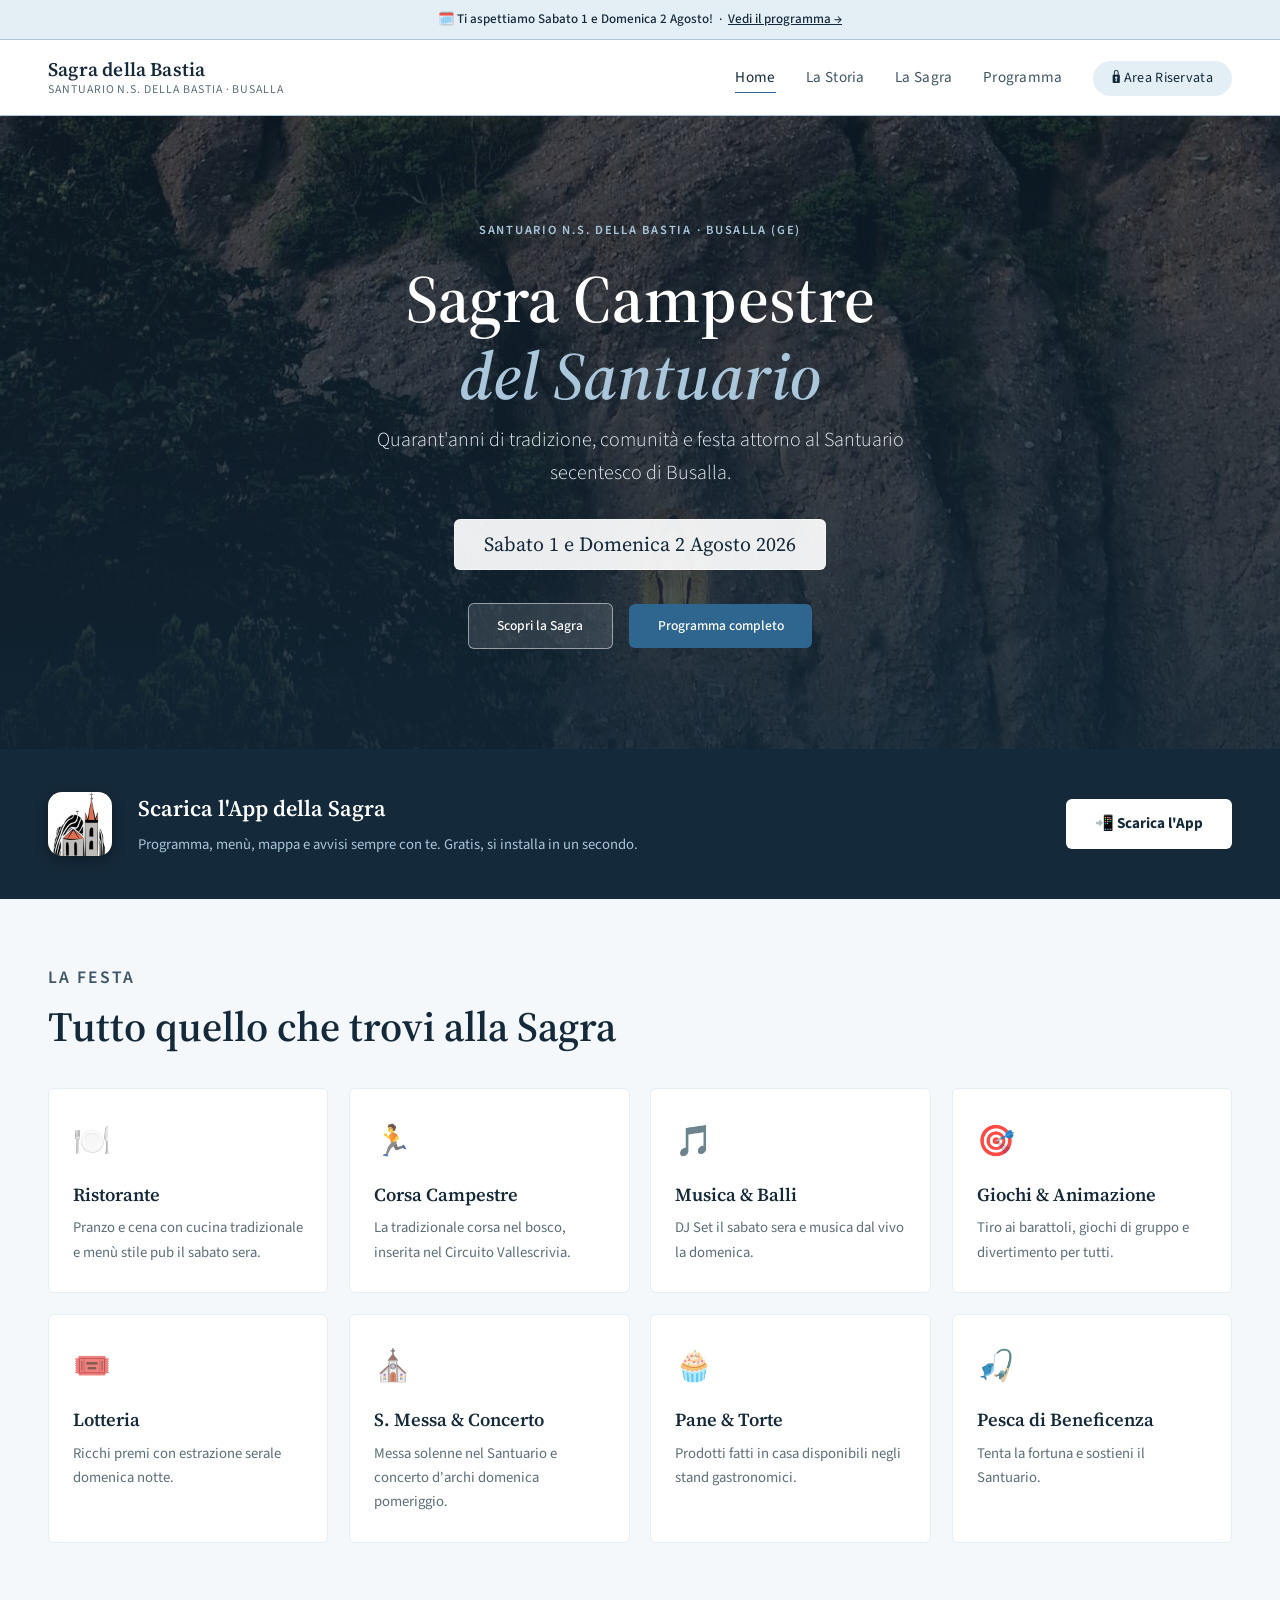
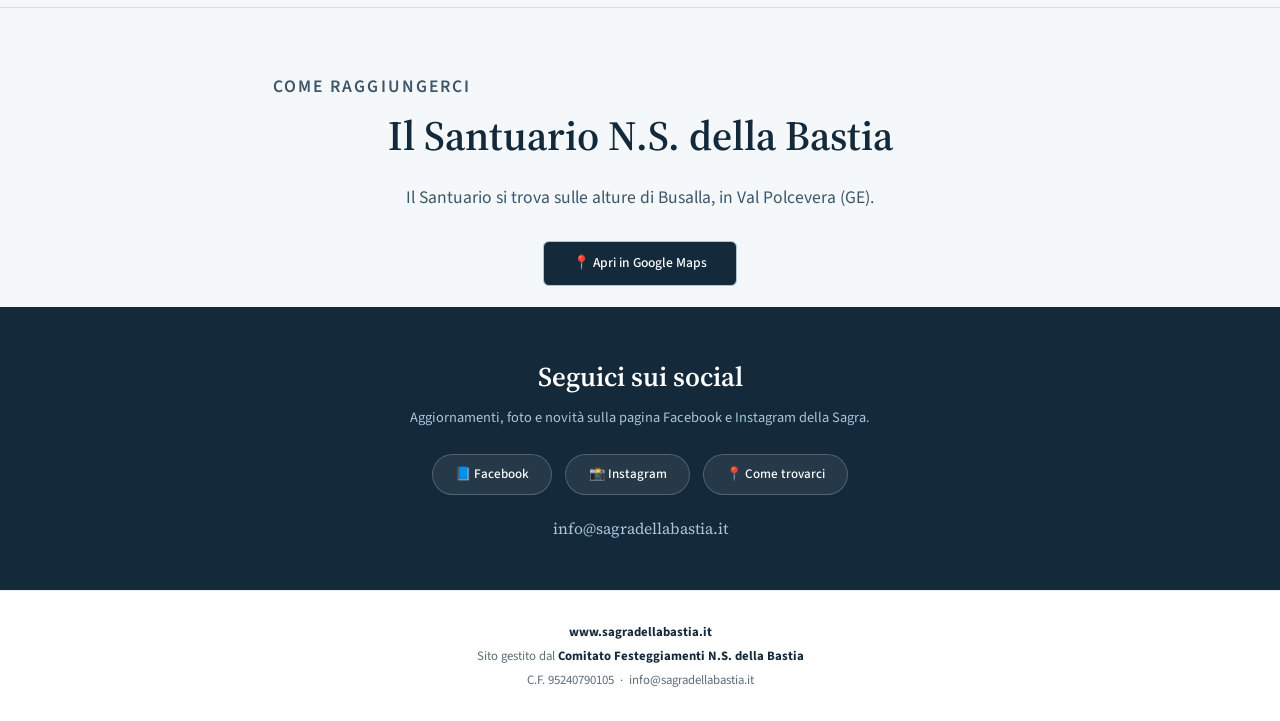
<file: index.html>
<!DOCTYPE html>
<html lang="it">
<head>
  <meta charset="UTF-8">
  <meta name="viewport" content="width=device-width, initial-scale=1">
  <title>Sagra della Bastia – Santuario N.S. della Bastia, Busalla</title>
  <meta name="description" content="La Sagra Campestre del Santuario N.S. della Bastia a Busalla. Ristorante, musica, tradizione e comunità ogni anno ad agosto.">
  <link rel="stylesheet" href="css/style.css">
</head>
<body>

<div class="banner"><span data-banner></span> &nbsp;·&nbsp; <a href="programma.html" style="text-decoration:underline">Vedi il programma →</a></div>

<nav class="nav">
  <div class="nav-inner">
    <div class="nav-brand">
      Sagra della Bastia
      <small>Santuario N.S. della Bastia · Busalla</small>
    </div>
    <button class="nav-burger" id="nav-burger" aria-label="Menu"><span></span><span></span><span></span></button>
    <ul class="nav-links" id="nav-links">
      <li><a href="index.html" class="active">Home</a></li>
      <li><a href="la-storia.html">La Storia</a></li>
      <li><a href="la-sagra.html">La Sagra</a></li>
      <li><a href="programma.html">Programma</a></li>
      <li><a href="https://app.sagradellabastia.it" target="_blank" rel="noopener" class="nav-ar">🔒 Area Riservata</a></li>
    </ul>
  </div>
</nav>

<section class="hero" id="hero-section">
  <div class="hero-overlay"></div>
  <div class="hero-content">
    <p class="hero-eyebrow">Santuario N.S. della Bastia · Busalla (GE)</p>
    <h1>Sagra Campestre<br><em>del Santuario</em></h1>
    <p class="hero-sub">Quarant'anni di tradizione, comunità e festa attorno al Santuario secentesco di Busalla.</p>
    <div class="hero-date"><span data-date></span></div>
    <br>
    <a href="la-sagra.html" class="hero-cta">Scopri la Sagra</a>
    <a href="programma.html" class="hero-cta">Programma completo</a>
  </div>
</section>

<section class="app-cta-section">
  <div class="app-cta-inner">
    <div class="app-cta-icon"><img src="img/icons/icon-192.png" alt="Icona app"></div>
    <div class="app-cta-text">
      <h2>Scarica l'App della Sagra</h2>
      <p>Programma, menù, mappa e avvisi sempre con te. Gratis, si installa in un secondo.</p>
    </div>
    <a href="app.html" class="app-cta-button">📲 Scarica l'App</a>
  </div>
</section>

<section class="section">
  <p class="section-eyebrow">La festa</p>
  <h2>Tutto quello che trovi alla Sagra</h2>
  <div class="feature-grid">
    <div class="feature-item"><div class="icon">🍽️</div><h3>Ristorante</h3><p>Pranzo e cena con cucina tradizionale e menù stile pub il sabato sera.</p></div>
    <div class="feature-item"><div class="icon">🏃</div><h3>Corsa Campestre</h3><p>La tradizionale corsa nel bosco, inserita nel Circuito Vallescrivia.</p></div>
    <div class="feature-item"><div class="icon">🎵</div><h3>Musica & Balli</h3><p>DJ Set il sabato sera e musica dal vivo la domenica.</p></div>
    <div class="feature-item"><div class="icon">🎯</div><h3>Giochi & Animazione</h3><p>Tiro ai barattoli, giochi di gruppo e divertimento per tutti.</p></div>
    <div class="feature-item"><div class="icon">🎟️</div><h3>Lotteria</h3><p>Ricchi premi con estrazione serale domenica notte.</p></div>
    <div class="feature-item"><div class="icon">⛪</div><h3>S. Messa & Concerto</h3><p>Messa solenne nel Santuario e concerto d'archi domenica pomeriggio.</p></div>
    <div class="feature-item"><div class="icon">🧁</div><h3>Pane & Torte</h3><p>Prodotti fatti in casa disponibili negli stand gastronomici.</p></div>
    <div class="feature-item"><div class="icon">🎣</div><h3>Pesca di Beneficenza</h3><p>Tenta la fortuna e sostieni il Santuario.</p></div>
  </div>
</section>

<hr class="section-divider">

<section class="section" style="text-align:center; padding-bottom:1rem;">
  <p class="section-eyebrow">Come raggiungerci</p>
  <h2>Il Santuario N.S. della Bastia</h2>
  <p style="margin:0 auto 1.5rem;">Il Santuario si trova sulle alture di Busalla, in Val Polcevera (GE).</p>
  <a href="https://maps.app.goo.gl/FMzY1yf6WZCRxytD9" target="_blank" rel="noopener" class="hero-cta" style="display:inline-block;background:var(--azzurro-d);color:var(--bianco);">📍 Apri in Google Maps</a>
</section>

<div class="contact-band">
  <h2>Seguici sui social</h2>
  <p>Aggiornamenti, foto e novità sulla pagina Facebook e Instagram della Sagra.</p>
  <div class="social-row">
    <a href="https://www.facebook.com/SagradellaBastia/" target="_blank" rel="noopener" class="social-btn fb">📘 Facebook</a>
    <a href="https://www.instagram.com/sagradellabastia" target="_blank" rel="noopener" class="social-btn ig">📸 Instagram</a>
    <a href="https://maps.app.goo.gl/FMzY1yf6WZCRxytD9" target="_blank" rel="noopener" class="social-btn maps">📍 Come trovarci</a>
  </div>
  <div class="contact-email">info@sagradellabastia.it</div>
</div>

<footer class="footer">
  <strong>www.sagradellabastia.it</strong><br>
  Sito gestito dal <strong>Comitato Festeggiamenti N.S. della Bastia</strong><br>
  C.F. 95240790105 &nbsp;·&nbsp; <a href="mailto:info@sagradellabastia.it">info@sagradellabastia.it</a>
</footer>

<script src="js/bastia.js"></script>
<script>
window.bastiaInit = function(d) {
  if (d.foto && d.foto.hero_home) {
    const hero = document.getElementById('hero-section');
    const test = new Image();
    test.onload = () => {
      hero.style.backgroundImage = `url('${d.foto.hero_home}')`;
      hero.classList.add('has-photo');
    };
    test.onerror = () => {};
    test.src = d.foto.hero_home;
  }
};
</script>
<script>
document.getElementById('nav-burger').addEventListener('click', () => {
  document.getElementById('nav-links').classList.toggle('open');
});
</script>
</body>
</html>
</file>
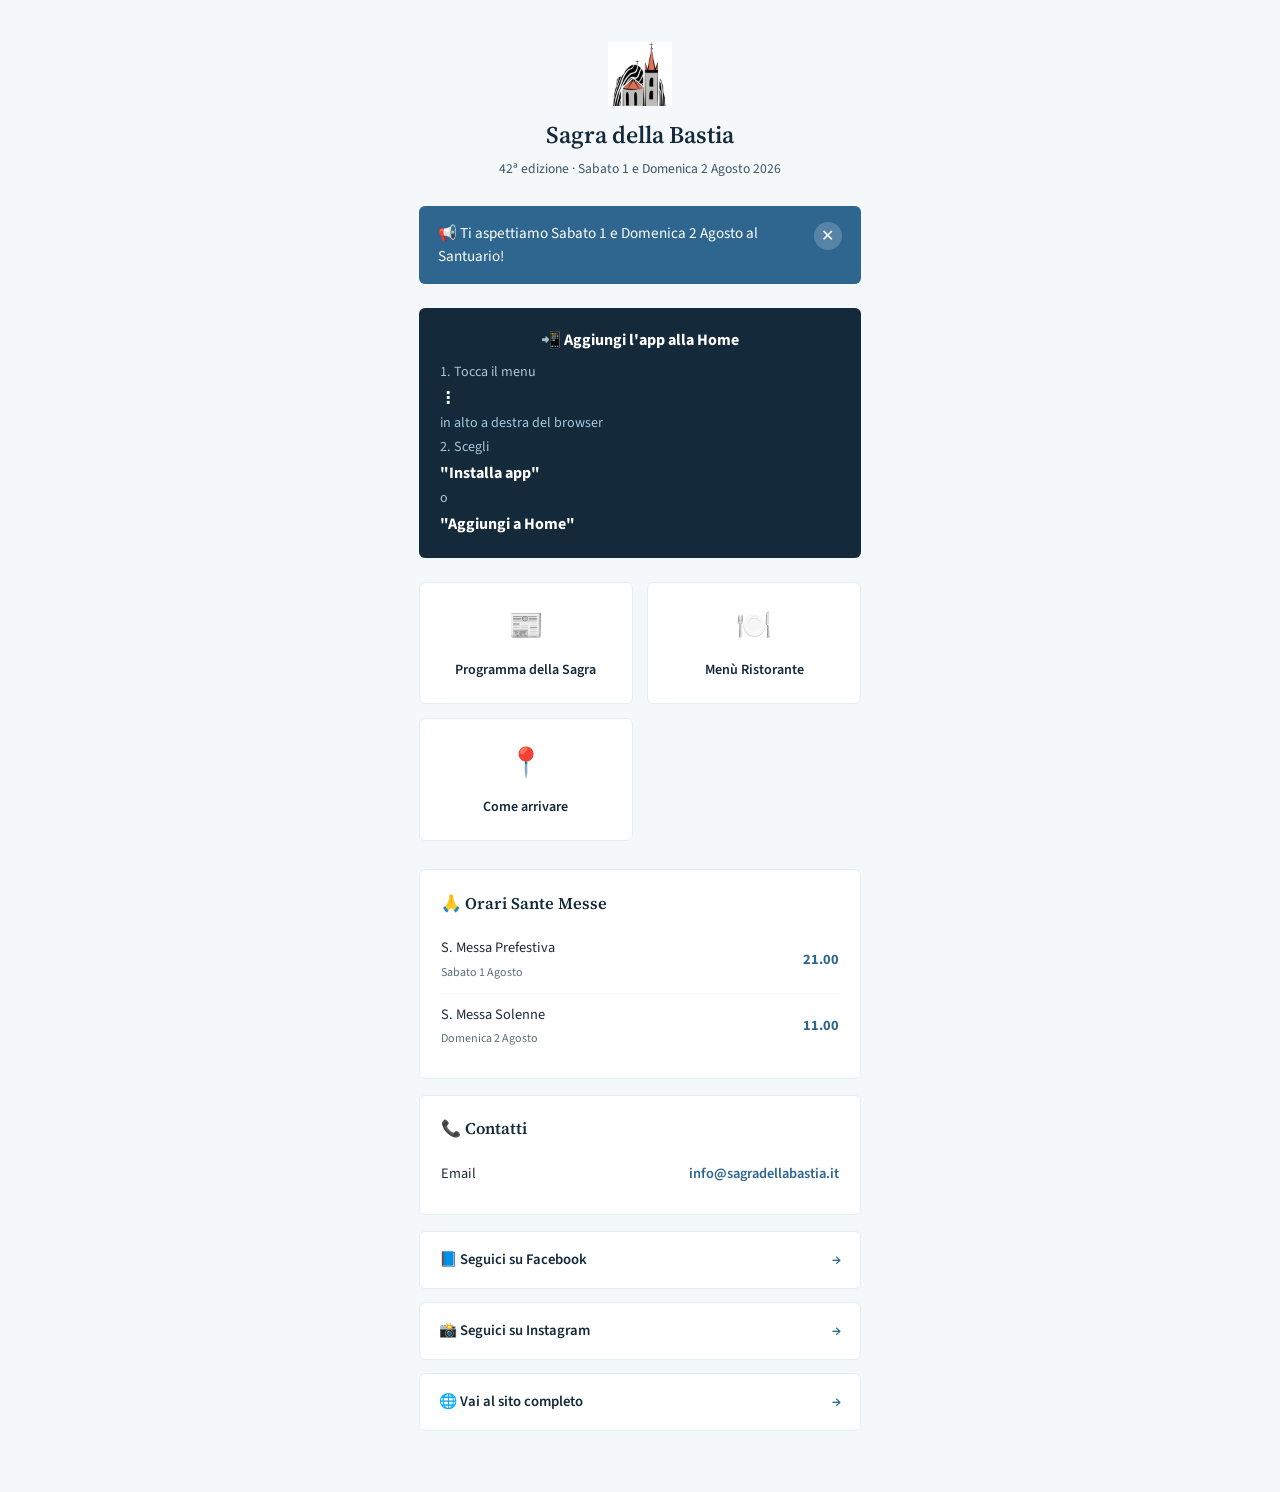
<file: app.html>
<!DOCTYPE html>
<html lang="it">
<head>
  <meta charset="UTF-8">
  <meta name="viewport" content="width=device-width, initial-scale=1, viewport-fit=cover">
  <title>Sagra della Bastia – App</title>
  <meta name="description" content="Programma, menù e info utili per la Sagra della Bastia, sempre con te.">
  <meta name="theme-color" content="#14293A">
  <link rel="manifest" href="manifest.json">
  <link rel="apple-touch-icon" href="img/icons/icon-192.png">
  <link rel="icon" href="img/icons/icon-192.png">
  <link rel="stylesheet" href="css/style.css">
</head>
<body style="background:var(--sfondo);">

<div class="app-wrap">

  <div class="app-header">
    <img src="img/icons/icon-192.png" alt="Sagra della Bastia">
    <h1>Sagra della Bastia</h1>
    <p><span data-edizione></span>ª edizione · <span data-date></span></p>
  </div>

  <div id="alert-container"></div>

  <div class="app-install-banner visible" id="install-banner">
    <div id="install-content-default">
      <strong>📲 Aggiungi l'app alla Home</strong>
      <p style="margin-top:.3rem;">Per averla sempre a portata di mano, senza passare dal sito.</p>
      <button id="install-btn">Installa ora</button>
    </div>
  </div>

  <div class="quick-grid">
    <a id="volantino-generale-link" href="#" class="quick-card">
      <span class="icon">📰</span>
      <span class="label">Programma della Sagra</span>
    </a>
    <a id="menu-link" href="#" class="quick-card">
      <span class="icon">🍽️</span>
      <span class="label">Menù Ristorante</span>
    </a>
    <a id="mappa-link" href="#" target="_blank" rel="noopener" class="quick-card">
      <span class="icon">📍</span>
      <span class="label">Come arrivare</span>
    </a>
  </div>

  <div class="info-block">
    <h3>🙏 Orari Sante Messe</h3>
    <div id="messe-container"></div>
  </div>

  <div class="info-block">
    <h3>📞 Contatti</h3>
    <div class="info-row">
      <span class="giorno">Email</span>
      <a href="mailto:info@sagradellabastia.it" class="ora" style="font-weight:600;">info@sagradellabastia.it</a>
    </div>
  </div>

  <a href="https://www.facebook.com/SagradellaBastia/" target="_blank" rel="noopener" class="app-link-row">
    📘 Seguici su Facebook <span class="arrow">→</span>
  </a>
  <a href="https://www.instagram.com/sagradellabastia" target="_blank" rel="noopener" class="app-link-row">
    📸 Seguici su Instagram <span class="arrow">→</span>
  </a>
  <a href="index.html" class="app-link-row">
    🌐 Vai al sito completo <span class="arrow">→</span>
  </a>

</div>

<script src="js/bastia.js"></script>
<script>
window.bastiaInit = function(d) {
  // Alert in-app
  if (d.alert_attivo && d.alert_messaggio) {
    const dismissKey = 'alert_dismissed_' + d.alert_messaggio.length + '_' + d.anno;
    if (!sessionStorage.getItem(dismissKey)) {
      document.getElementById('alert-container').innerHTML = `
        <div class="alert-banner" id="alert-box">
          <p>📢 ${d.alert_messaggio}</p>
          <button class="alert-close" id="alert-close-btn">✕</button>
        </div>`;
      document.getElementById('alert-close-btn').addEventListener('click', () => {
        document.getElementById('alert-box').remove();
        sessionStorage.setItem(dismissKey, '1');
      });
    }
  }

  // Link rapidi — verifica che il file esista prima di attivare il link
  function collegaSeEsiste(id, url) {
    if (!url) return;
    const el = document.getElementById(id);
    fetch(url, { method: 'HEAD' })
      .then(res => {
        if (res.ok) {
          el.addEventListener('click', (e) => {
            e.preventDefault();
            window.open(url, '_blank', 'noopener');
          });
          el.style.cursor = 'pointer';
        } else {
          disabilitaCard(el);
        }
      })
      .catch(() => disabilitaCard(el));
  }

  function disabilitaCard(el) {
    el.removeAttribute('href');
    el.style.opacity = '.45';
    el.style.cursor = 'default';
    el.addEventListener('click', (e) => e.preventDefault());
    const label = el.querySelector('.label');
    if (label) label.textContent += ' (a breve)';
  }

  collegaSeEsiste('volantino-generale-link', d.volantino_generale_url);
  collegaSeEsiste('menu-link', d.menu_url);
  if (d.mappa_url) document.getElementById('mappa-link').href = d.mappa_url;

  // Orari messe
  if (d.messe && d.messe.length) {
    document.getElementById('messe-container').innerHTML = d.messe.map(m => `
      <div class="info-row">
        <span class="giorno">${m.tipo}<br><small style="color:var(--grigio)">${m.giorno}</small></span>
        <span class="ora">${m.ora}</span>
      </div>
    `).join('');
  }
};
</script>

<script>
if ('serviceWorker' in navigator) {
  window.addEventListener('load', () => {
    navigator.serviceWorker.register('sw.js').catch(err => console.log('SW non registrato:', err));
  });
}

const banner = document.getElementById('install-banner');
const contentDefault = document.getElementById('install-content-default');

// Rileva se l'app è già installata (modo standalone)
const giaInstallata = window.matchMedia('(display-mode: standalone)').matches
  || window.navigator.standalone === true;

if (giaInstallata) {
  banner.style.display = 'none';
} else {
  // Rileva piattaforma
  const ua = navigator.userAgent;
  const isIOS = /iPad|iPhone|iPod/.test(ua) && !window.MSStream;
  const isSafari = isIOS && /Safari/.test(ua) && !/CriOS|FxiOS/.test(ua);

  let deferredPrompt = null;

  window.addEventListener('beforeinstallprompt', (e) => {
    e.preventDefault();
    deferredPrompt = e;
    // Il browser supporta il prompt automatico: mostriamo il bottone diretto
    contentDefault.innerHTML = `
      <strong>📲 Aggiungi l'app alla Home</strong>
      <p style="margin-top:.3rem;">Per averla sempre a portata di mano, senza passare dal sito.</p>
      <button id="install-btn">Installa ora</button>`;
    document.getElementById('install-btn').addEventListener('click', async () => {
      deferredPrompt.prompt();
      await deferredPrompt.userChoice;
      deferredPrompt = null;
      banner.style.display = 'none';
    });
  });

  if (isIOS) {
    // iOS non ha prompt automatico: istruzioni manuali sempre visibili
    contentDefault.innerHTML = `
      <strong>📲 Aggiungi l'app alla Home</strong>
      <p style="margin-top:.5rem; text-align:left; line-height:1.7;">
        1. Tocca l'icona <strong>Condividi</strong> ⬆️ in basso nel browser<br>
        2. Scorri e scegli <strong>"Aggiungi alla schermata Home"</strong><br>
        3. Tocca <strong>"Aggiungi"</strong> in alto a destra
      </p>`;
    if (!isSafari) {
      contentDefault.innerHTML += `<p style="margin-top:.6rem; font-size:.8rem; color:var(--grigio);">⚠️ Apri questa pagina con <strong>Safari</strong> per poterla installare.</p>`;
    }
  } else {
    // Android/Desktop senza prompt nativo ancora arrivato: istruzioni menu browser
    setTimeout(() => {
      if (!deferredPrompt) {
        contentDefault.innerHTML = `
          <strong>📲 Aggiungi l'app alla Home</strong>
          <p style="margin-top:.5rem; text-align:left; line-height:1.7;">
            1. Tocca il menu <strong>⋮</strong> in alto a destra del browser<br>
            2. Scegli <strong>"Installa app"</strong> o <strong>"Aggiungi a Home"</strong>
          </p>`;
      }
    }, 1200);
  }

  window.addEventListener('appinstalled', () => {
    banner.style.display = 'none';
  });
}
</script>

</body>
</html>
</file>
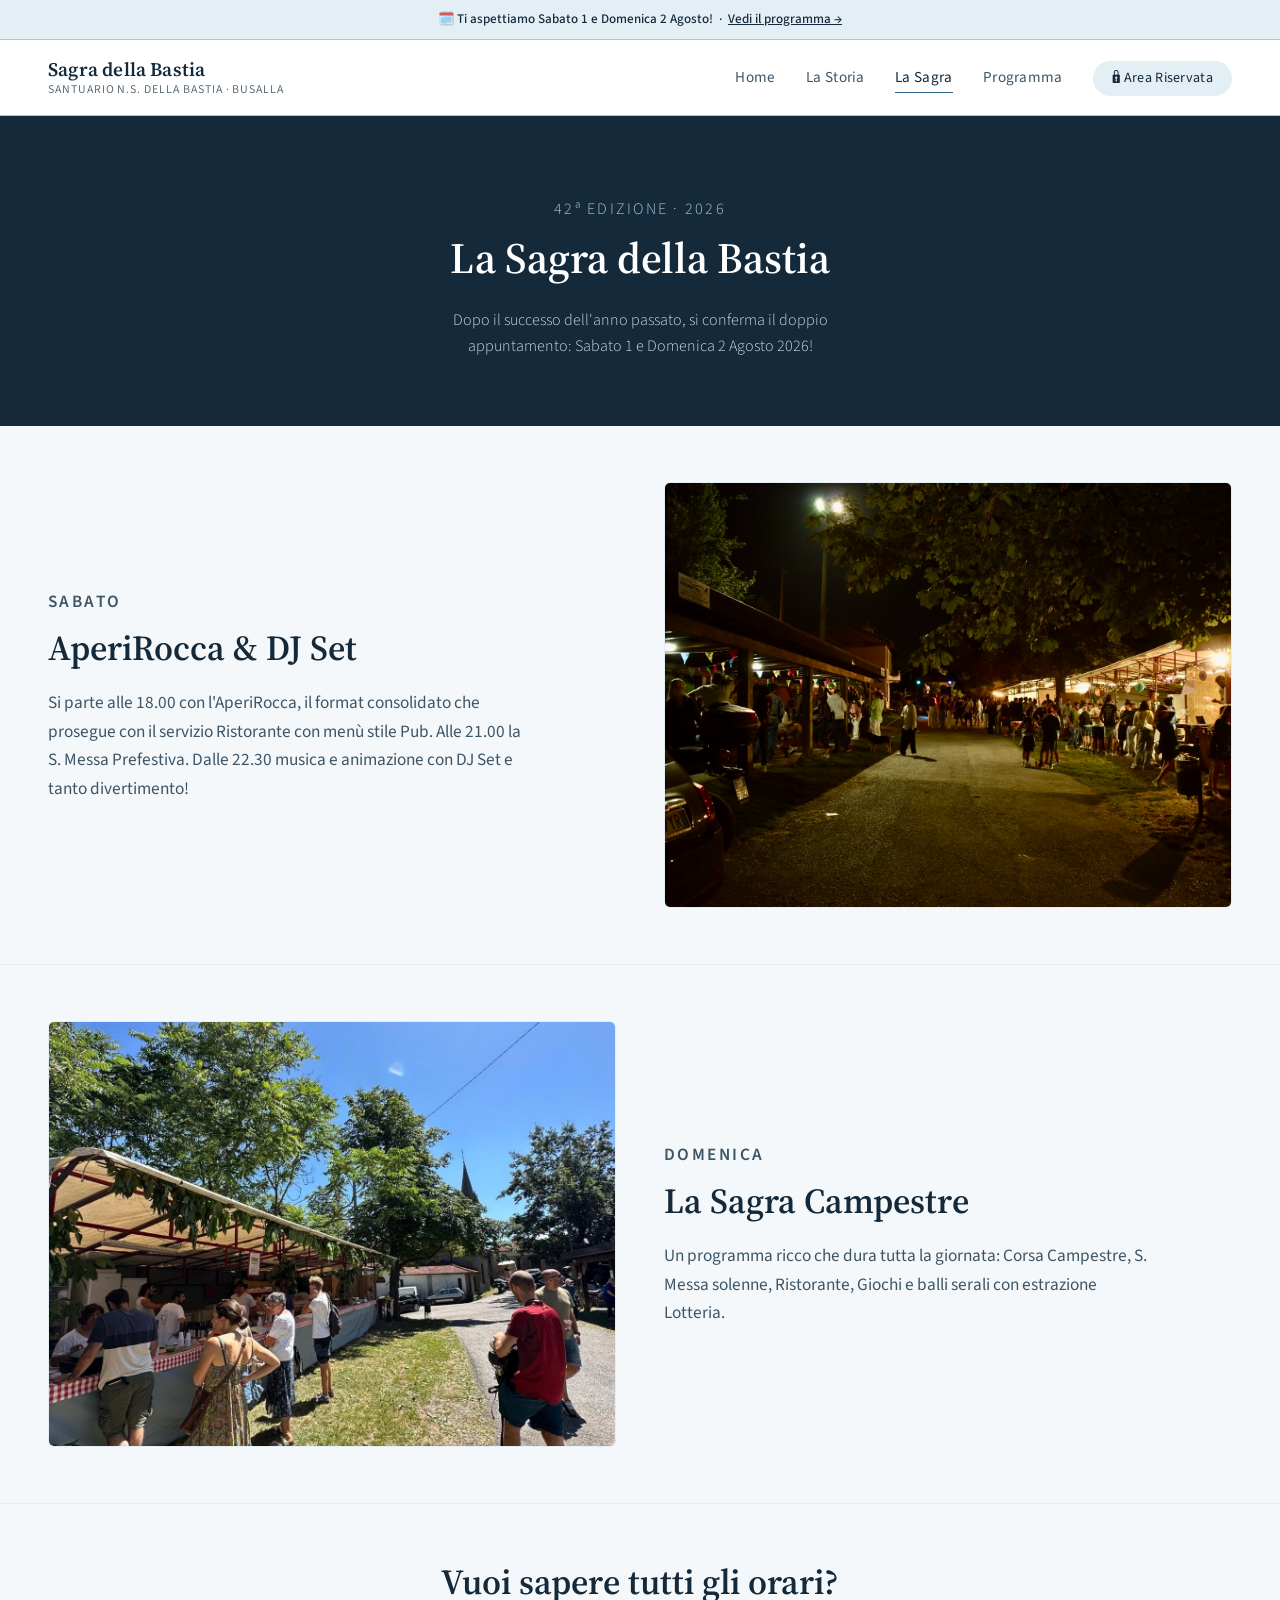
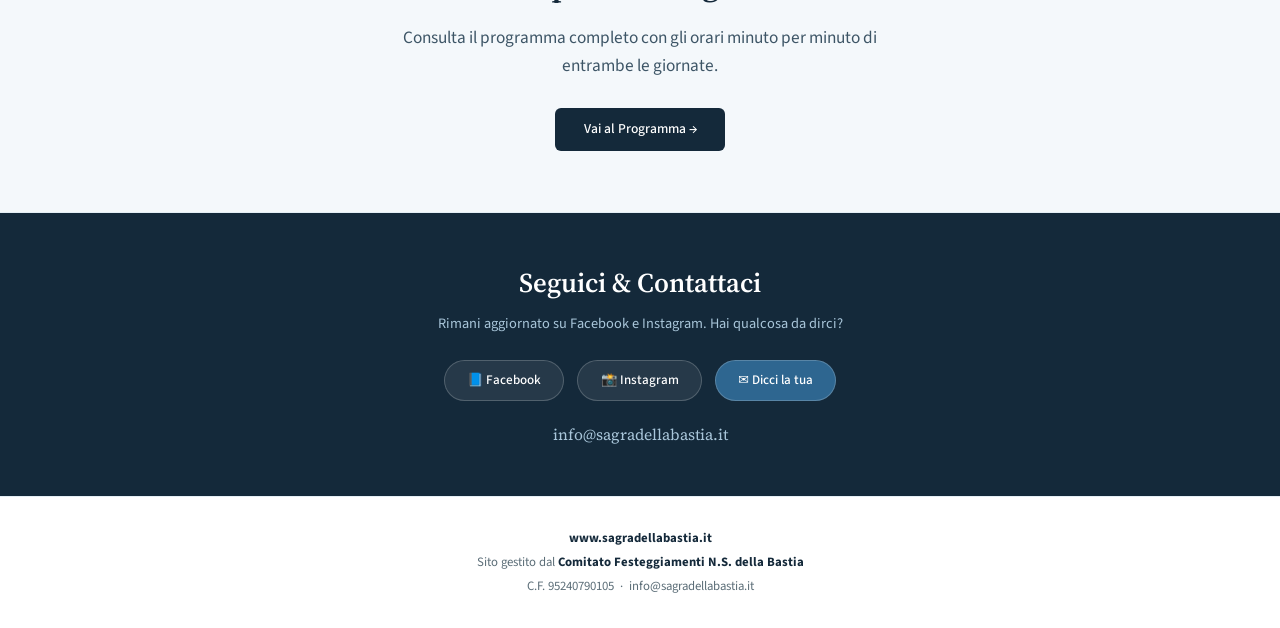
<file: la-sagra.html>
<!DOCTYPE html>
<html lang="it">
<head>
  <meta charset="UTF-8">
  <meta name="viewport" content="width=device-width, initial-scale=1">
  <title>La Sagra – Sagra della Bastia</title>
  <meta name="description" content="Scopri cosa trovi alla Sagra Campestre del Santuario N.S. della Bastia a Busalla: ristorante, musica, corsa nel bosco, sponsor e molto altro.">
  <link rel="stylesheet" href="css/style.css">
</head>
<body>

<div class="banner"><span data-banner></span> &nbsp;·&nbsp; <a href="programma.html" style="text-decoration:underline">Vedi il programma →</a></div>

<nav class="nav">
  <div class="nav-inner">
    <div class="nav-brand">
      Sagra della Bastia
      <small>Santuario N.S. della Bastia · Busalla</small>
    </div>
    <button class="nav-burger" id="nav-burger" aria-label="Menu"><span></span><span></span><span></span></button>
    <ul class="nav-links" id="nav-links">
      <li><a href="index.html">Home</a></li>
      <li><a href="la-storia.html">La Storia</a></li>
      <li><a href="la-sagra.html" class="active">La Sagra</a></li>
      <li><a href="programma.html">Programma</a></li>
      <li><a href="https://app.sagradellabastia.it" target="_blank" rel="noopener" class="nav-ar">🔒 Area Riservata</a></li>
    </ul>
  </div>
</nav>

<div class="page-hero">
  <p class="hero-eyebrow"><span data-edizione></span>ª edizione · <span data-anno></span></p>
  <h1>La Sagra della Bastia</h1>
  <p>Dopo il successo dell'anno passato, si conferma il doppio appuntamento: <span data-date></span>!</p>
</div>

<div id="sagra-giorni-container">
  <!-- popolato da JS: Sabato e Domenica alternati con foto -->
</div>

<section class="capitolo-row no-media" style="border-top:1px solid var(--sfondo-2);">
  <div class="capitolo-testo">
    <h2>Vuoi sapere tutti gli orari?</h2>
    <p>Consulta il programma completo con gli orari minuto per minuto di entrambe le giornate.</p>
    <div style="margin-top:1.4rem">
      <a href="programma.html" class="hero-cta" style="display:inline-block; background:var(--azzurro-d); color:var(--bianco); border:none;">Vai al Programma →</a>
    </div>
  </div>
</section>

<!-- SPONSOR -->
<div class="sponsor-section" id="sponsor-section">
  <div class="sponsor-inner">
    <p class="section-eyebrow">Con il sostegno di</p>
    <h2>Grazie agli Sponsor</h2>
    <p style="color:var(--pietra-l);margin-bottom:1.5rem;font-size:.95rem;">Un ringraziamento a tutti coloro che contribuiscono a rendere possibile la Sagra.</p>
    <div class="sponsor-grid" id="sponsor-grid">
      <!-- popolato da JS -->
    </div>
  </div>
</div>

<div class="contact-band">
  <h2>Seguici & Contattaci</h2>
  <p>Rimani aggiornato su Facebook e Instagram. Hai qualcosa da dirci?</p>
  <div class="social-row">
    <a href="https://www.facebook.com/SagradellaBastia/" target="_blank" rel="noopener" class="social-btn fb">📘 Facebook</a>
    <a href="https://www.instagram.com/sagradellabastia" target="_blank" rel="noopener" class="social-btn ig">📸 Instagram</a>
    <a href="https://docs.google.com/forms/d/e/1FAIpQLSeXozNl_Kkm0eOU-7cUNaOM67byw_O1kg7pYmP7qxJVas0gvw/viewform" target="_blank" rel="noopener" class="social-btn maps" style="background:var(--azzurro);color:var(--bianco);">✉️ Dicci la tua</a>
  </div>
  <div class="contact-email">info@sagradellabastia.it</div>
</div>

<footer class="footer">
  <strong>www.sagradellabastia.it</strong><br>
  Sito gestito dal <strong>Comitato Festeggiamenti N.S. della Bastia</strong><br>
  C.F. 95240790105 &nbsp;·&nbsp; <a href="mailto:info@sagradellabastia.it">info@sagradellabastia.it</a>
</footer>

<script src="js/bastia.js"></script>
<script>
window.bastiaInit = function(d) {
  const giorni = [
    { label: 'Sabato', dati: d.programma.sabato },
    { label: 'Domenica', dati: d.programma.domenica }
  ];

  const container = document.getElementById('sagra-giorni-container');
  container.innerHTML = giorni.map((g, i) => {
    const hasFoto = !!g.dati.foto;
    const invert = i % 2 === 1 ? ' invert' : '';
    const rowClass = hasFoto ? `capitolo-row${invert}` : 'capitolo-row no-media';
    const mediaHTML = hasFoto
      ? `<div class="capitolo-media"><img src="${g.dati.foto}" alt="${g.label} alla Sagra della Bastia" loading="lazy" onerror="this.closest('.capitolo-row').classList.add('no-media'); this.style.display='none';"></div>`
      : '';

    return `
      <section class="${rowClass}">
        <div class="capitolo-testo">
          <p class="capitolo-num">${g.label}</p>
          <h2>${g.dati.titolo}</h2>
          <p>${g.dati.sommario}</p>
        </div>
        ${mediaHTML}
      </section>`;
  }).join('');

  if (d.sponsor && d.sponsor.length > 0) {
    document.getElementById('sponsor-grid').innerHTML = buildSponsor(d.sponsor);
  } else {
    // Carica da Supabase (pubblica_sito = true, anno corrente, ordine alfabetico)
    const SUPA_URL = 'https://nwpuiwfptkswloauphzn.supabase.co';
    const SUPA_KEY = 'eyJhbGciOiJIUzI1NiIsInR5cCI6IkpXVCJ9.eyJpc3MiOiJzdXBhYmFzZSIsInJlZiI6Im53cHVpd2ZwdGtzd2xvYXVwaHpuIiwicm9sZSI6ImFub24iLCJpYXQiOjE3ODE4MDY5OTEsImV4cCI6MjA5NzM4Mjk5MX0.kOcnfzbxI2xoSRsM26LiyesE8SszyPJ4eBkLRDKgQPc';
    const SAGRA_ID = '90fe80d5-f917-4a41-b868-5df6f330934f';

    fetch(`${SUPA_URL}/rest/v1/sponsor?select=ditta,logo_url&pubblica_sito=eq.true&sagra_id=eq.${SAGRA_ID}&order=ditta.asc`, {
      headers: { 'apikey': SUPA_KEY, 'Authorization': `Bearer ${SUPA_KEY}` }
    })
    .then(r => r.json())
    .then(rows => {
      if (!rows || rows.length === 0) {
        document.getElementById('sponsor-section').style.display = 'none';
        return;
      }
      document.getElementById('sponsor-grid').innerHTML = rows.map(s => `
        <div class="sponsor-card">
          <div class="sponsor-logo-wrap">
            ${s.logo_url
              ? `<img src="${s.logo_url}" alt="${s.ditta}" loading="lazy">`
              : `<span class="sponsor-initials">${s.ditta.charAt(0).toUpperCase()}</span>`}
          </div>
          <div class="sponsor-name">${s.ditta}</div>
        </div>`).join('');
    })
    .catch(() => {
      document.getElementById('sponsor-section').style.display = 'none';
    });
  }
};
</script>
<script>
document.getElementById('nav-burger').addEventListener('click', () => {
  document.getElementById('nav-links').classList.toggle('open');
});
</script>
</body>
</html>
</file>
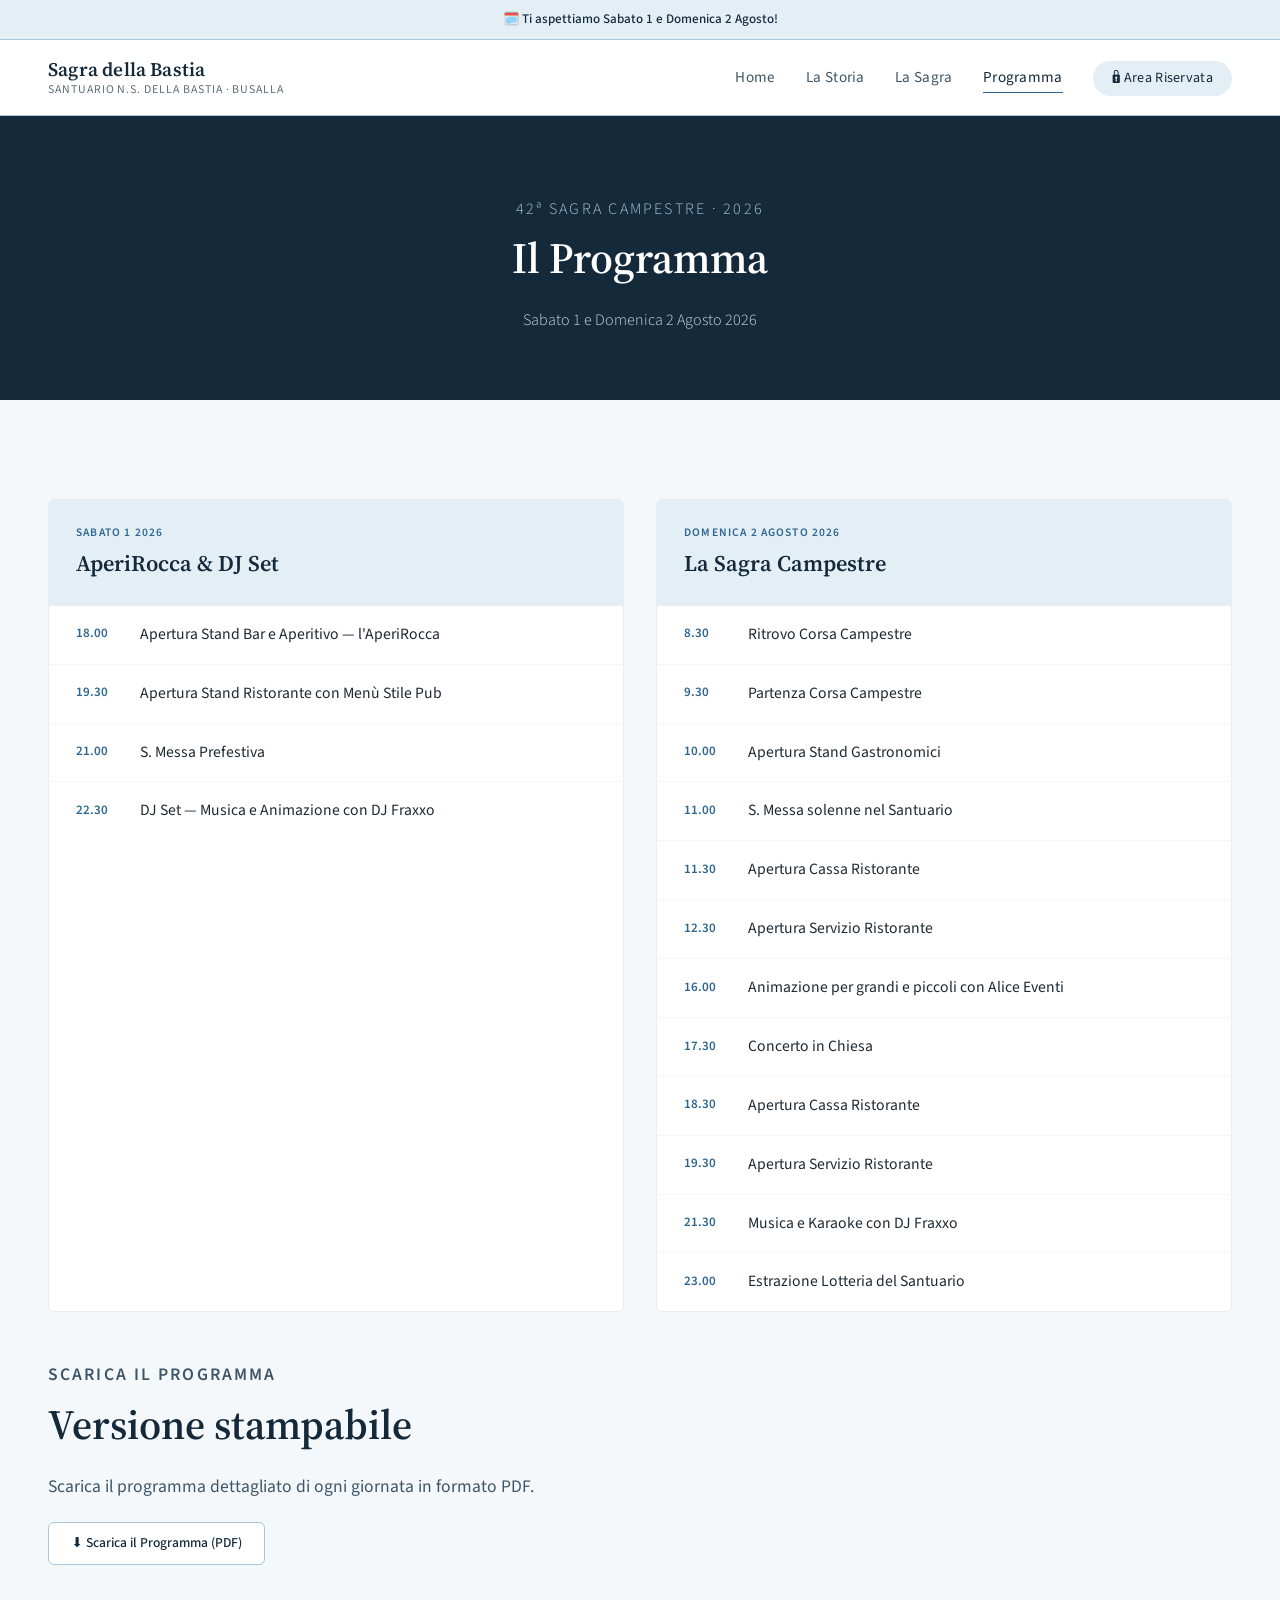
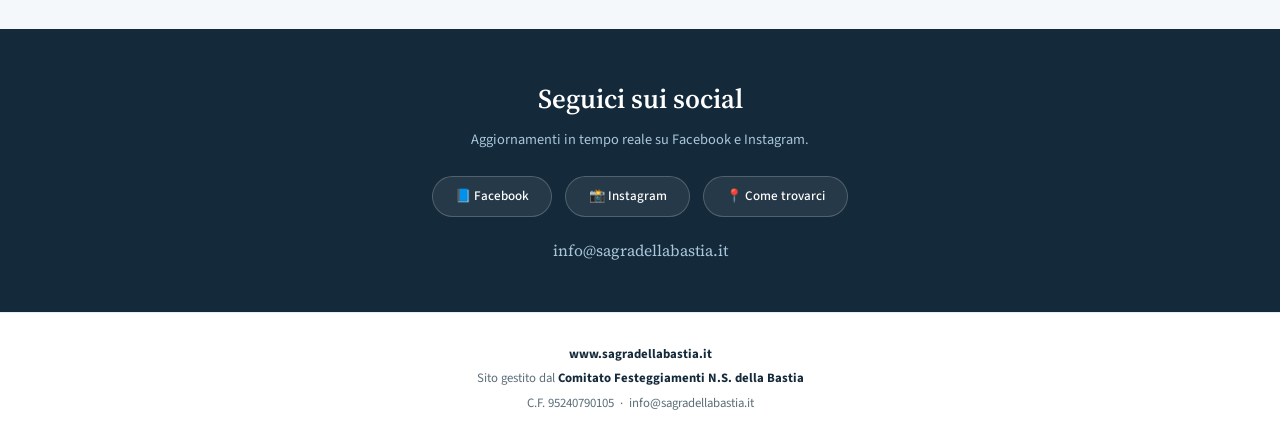
<file: programma.html>
<!DOCTYPE html>
<html lang="it">
<head>
  <meta charset="UTF-8">
  <meta name="viewport" content="width=device-width, initial-scale=1">
  <title>Programma – Sagra della Bastia</title>
  <meta name="description" content="Il programma completo della Sagra della Bastia: Sabato e Domenica al Santuario N.S. della Bastia, Busalla.">
  <link rel="stylesheet" href="css/style.css">
</head>
<body>

<div class="banner"><span data-banner></span></div>

<nav class="nav">
  <div class="nav-inner">
    <div class="nav-brand">
      Sagra della Bastia
      <small>Santuario N.S. della Bastia · Busalla</small>
    </div>
    <button class="nav-burger" id="nav-burger" aria-label="Menu"><span></span><span></span><span></span></button>
    <ul class="nav-links" id="nav-links">
      <li><a href="index.html">Home</a></li>
      <li><a href="la-storia.html">La Storia</a></li>
      <li><a href="la-sagra.html">La Sagra</a></li>
      <li><a href="programma.html" class="active">Programma</a></li>
      <li><a href="https://app.sagradellabastia.it" target="_blank" rel="noopener" class="nav-ar">🔒 Area Riservata</a></li>
    </ul>
  </div>
</nav>

<div class="page-hero">
  <p class="hero-eyebrow"><span data-edizione></span>ª Sagra Campestre · <span data-anno></span></p>
  <h1>Il Programma</h1>
  <p><span data-date></span></p>
</div>

<section class="section">
  <div class="prog-grid" id="prog-grid">
    <!-- popolato da JS -->
  </div>

  <p class="section-eyebrow" style="margin-top:3rem;">Scarica il programma</p>
  <h2>Versione stampabile</h2>
  <p>Scarica il programma dettagliato di ogni giornata in formato PDF.</p>
  <div class="dl-row" id="dl-row">
    <!-- popolato da JS -->
  </div>
</section>

<div class="contact-band">
  <h2>Seguici sui social</h2>
  <p>Aggiornamenti in tempo reale su Facebook e Instagram.</p>
  <div class="social-row">
    <a href="https://www.facebook.com/SagradellaBastia/" target="_blank" rel="noopener" class="social-btn fb">📘 Facebook</a>
    <a href="https://www.instagram.com/sagradellabastia" target="_blank" rel="noopener" class="social-btn ig">📸 Instagram</a>
    <a href="https://maps.app.goo.gl/FMzY1yf6WZCRxytD9" target="_blank" rel="noopener" class="social-btn maps">📍 Come trovarci</a>
  </div>
  <div class="contact-email">info@sagradellabastia.it</div>
</div>

<footer class="footer">
  <strong>www.sagradellabastia.it</strong><br>
  Sito gestito dal <strong>Comitato Festeggiamenti N.S. della Bastia</strong><br>
  C.F. 95240790105 &nbsp;·&nbsp; <a href="mailto:info@sagradellabastia.it">info@sagradellabastia.it</a>
</footer>

<script src="js/bastia.js"></script>
<script>
window.bastiaInit = function(d) {
  document.title = `Programma ${d.anno} – Sagra della Bastia`;
  const p = d.programma;

  // Card sabato
  const cardSab = `
    <div class="prog-card">
      <div class="prog-card-head">
        <div class="day-label">Sabato ${d.date_breve.split(' e ')[0]} ${d.anno}</div>
        <h3>${p.sabato.titolo}</h3>
      </div>
      <div class="prog-card-body">${buildOrari(p.sabato.orari)}</div>
    </div>`;

  // Card domenica
  const cardDom = `
    <div class="prog-card">
      <div class="prog-card-head">
        <div class="day-label">Domenica ${d.date_breve.split(' e ')[1]} ${d.anno}</div>
        <h3>${p.domenica.titolo}</h3>
      </div>
      <div class="prog-card-body">${buildOrari(p.domenica.orari)}</div>
    </div>`;

  document.getElementById('prog-grid').innerHTML = cardSab + cardDom;

  // Bottoni download PDF
  let dlHTML = '';
  const pdfUrl = p.sabato.pdf_url || p.domenica.pdf_url;
  if (pdfUrl) dlHTML += `<a href="${pdfUrl}" target="_blank" rel="noopener" class="dl-btn">⬇ Scarica il Programma (PDF)</a>`;
  document.getElementById('dl-row').innerHTML = dlHTML;
};
</script>
<script>
document.getElementById('nav-burger').addEventListener('click', () => {
  document.getElementById('nav-links').classList.toggle('open');
});
</script>
</body>
</html>
</file>
<file: css/style.css>
@import url('https://fonts.googleapis.com/css2?family=Source+Serif+4:wght@400;500;600&family=Source+Sans+3:wght@300;400;600&display=swap');

:root {
  --azzurro:    #2E6690;
  --azzurro-d:  #14293A;
  --azzurro-l:  #A9C6DA;
  --sfondo:     #F4F8FB;
  --sfondo-2:   #E4EEF5;
  --bianco:     #FFFFFF;
  --testo:      #1E2A33;
  --testo-2:    #3D5566;
  --grigio:     #5C6E78;

  --font-display: 'Source Serif 4', Georgia, serif;
  --font-body:    'Source Sans 3', system-ui, sans-serif;

  --r: 6px;
  --gap: clamp(1.2rem, 4vw, 3rem);
  --container: 1340px;
}

*, *::before, *::after { box-sizing: border-box; margin: 0; padding: 0; }
html { scroll-behavior: smooth; }
body { font-family: var(--font-body); background: var(--sfondo); color: var(--testo); line-height: 1.65; font-size: 1rem; }
img { max-width: 100%; display: block; }
a { color: inherit; text-decoration: none; }

/* NAV */
.nav { background: var(--bianco); position: sticky; top: 0; z-index: 100; border-bottom: 1px solid var(--azzurro-l); }
.nav-inner { max-width: var(--container); margin: auto; padding: 1.1rem var(--gap); display: flex; align-items: center; justify-content: space-between; gap: 1.5rem; position: relative; }
.nav-brand { font-family: var(--font-display); font-size: 1.2rem; font-weight: 600; color: var(--azzurro-d); letter-spacing: .01em; line-height: 1.2; }
.nav-brand small { display: block; font-size: .74rem; font-weight: 400; color: var(--grigio); letter-spacing: .08em; text-transform: uppercase; font-family: var(--font-body); margin-top: .15rem; }
.nav-links { display: flex; gap: 1.9rem; list-style: none; align-items: center; }
.nav-links a { color: var(--testo-2); font-size: .95rem; letter-spacing: .02em; font-weight: 400; transition: color .2s; padding: .2rem 0; border-bottom: 1px solid transparent; white-space: nowrap; }
.nav-links a:hover, .nav-links a.active { color: var(--azzurro-d); border-bottom-color: var(--azzurro); }
.nav-links .nav-ar { background: var(--sfondo-2); color: var(--azzurro-d); padding: .45rem 1.2rem; border-radius: 1.2rem; font-size: .88rem; border-bottom: none !important; }
.nav-links .nav-ar:hover { background: var(--azzurro-l); }

.nav-burger { display: none; background: none; border: none; cursor: pointer; padding: .3rem; flex-shrink: 0; }
.nav-burger span { display: block; width: 24px; height: 2px; background: var(--azzurro-d); margin: 5px 0; transition: transform .2s, opacity .2s; }

@media (max-width: 800px) {
  .nav-burger { display: block; }
  .nav-links {
    position: absolute;
    top: 100%; left: 0; right: 0;
    background: var(--bianco);
    flex-direction: column;
    align-items: flex-start;
    gap: 0;
    border-top: 1px solid var(--sfondo-2);
    border-bottom: 1px solid var(--azzurro-l);
    box-shadow: 0 8px 18px rgba(0,0,0,.08);
    max-height: 0;
    overflow: hidden;
    transition: max-height .25s ease;
  }
  .nav-links.open { max-height: 400px; }
  .nav-links li { width: 100%; }
  .nav-links a { display: block; width: 100%; padding: .9rem var(--gap); border-bottom: 1px solid var(--sfondo-2) !important; }
  .nav-links .nav-ar { border-radius: 0; background: var(--sfondo-2); margin: 0; }
}

/* HERO */
.hero { position: relative; background: var(--sfondo); text-align: center; padding: clamp(3.5rem, 9vw, 6.5rem) var(--gap) clamp(3.5rem, 8vw, 6rem); background-size: cover; background-position: center center; background-repeat: no-repeat; transition: background-image .3s; overflow: hidden; }
.hero.has-photo { background-color: var(--azzurro-d); }
.hero-overlay { position: absolute; inset: 0; background: transparent; pointer-events: none; }
.hero.has-photo .hero-overlay { background: linear-gradient(180deg, rgba(20,41,58,.55) 0%, rgba(20,41,58,.72) 60%, rgba(20,41,58,.85) 100%); }
.hero-content { position: relative; z-index: 1; }
.hero-eyebrow { font-size: .78rem; letter-spacing: .14em; text-transform: uppercase; color: var(--azzurro); margin-bottom: 1.2rem; font-weight: 600; }
.hero.has-photo .hero-eyebrow { color: var(--azzurro-l); }
.hero h1 { font-family: var(--font-display); font-size: clamp(2.4rem, 6.5vw, 4.2rem); font-weight: 600; line-height: 1.15; color: var(--azzurro-d); margin-bottom: .6rem; }
.hero.has-photo h1 { color: var(--bianco); }
.hero h1 em { font-style: italic; color: var(--azzurro); }
.hero.has-photo h1 em { color: var(--azzurro-l); }
.hero-sub { font-size: clamp(1.05rem, 2.4vw, 1.25rem); color: var(--testo-2); margin-bottom: 1.8rem; font-weight: 300; max-width: 56ch; margin-left: auto; margin-right: auto; }
.hero.has-photo .hero-sub { color: #E4ECF2; }
.hero-date { display: inline-block; border: 1px solid var(--azzurro-l); border-radius: var(--r); padding: .5rem 1.8rem; font-family: var(--font-display); font-size: clamp(1rem, 2.2vw, 1.25rem); color: var(--azzurro-d); margin-bottom: 1.8rem; background: var(--bianco); }
.hero.has-photo .hero-date { background: rgba(255,255,255,.92); border-color: rgba(255,255,255,.4); }
.hero-cta { display: inline-block; background: var(--azzurro); color: var(--bianco); font-weight: 500; font-size: .85rem; padding: .65rem 1.8rem; border-radius: var(--r); transition: background .2s; margin: .3rem .4rem; }
.hero-cta:first-of-type { background: var(--bianco); border: 1px solid var(--azzurro-l); color: var(--azzurro-d); }
.hero-cta:hover { background: var(--azzurro-d); }
.hero-cta:first-of-type:hover { background: var(--sfondo-2); color: var(--azzurro-d); }
.hero.has-photo .hero-cta:first-of-type { background: rgba(255,255,255,.12); border-color: rgba(255,255,255,.5); color: var(--bianco); }
.hero.has-photo .hero-cta:first-of-type:hover { background: rgba(255,255,255,.22); color: var(--bianco); }
.hero-divider { width: 36px; height: 2px; background: var(--azzurro-l); margin: 0 auto 1.8rem; }

/* SECTION */
.section { max-width: var(--container); margin: auto; padding: clamp(2.2rem, 5vw, 4rem) var(--gap); }
.section-eyebrow { font-size: .78rem; letter-spacing: .12em; text-transform: uppercase; color: var(--azzurro); font-weight: 600; margin-bottom: .6rem; }
.section h2 { font-family: var(--font-display); font-size: clamp(1.8rem, 3.6vw, 2.6rem); font-weight: 600; color: var(--azzurro-d); margin-bottom: 1.3rem; line-height: 1.25; }
.section p { color: var(--testo-2); font-size: 1.1rem; max-width: 72ch; }
.section p + p { margin-top: .9rem; }
.section-divider { border: none; height: 1px; background: var(--azzurro-l); max-width: 100%; opacity: .5; }

/* FEATURE GRID */
.feature-grid { display: grid; grid-template-columns: repeat(4, 1fr); gap: 1.3rem; margin-top: 2.2rem; }
.feature-item { background: var(--bianco); border: 1px solid var(--sfondo-2); border-radius: var(--r); padding: 1.7rem 1.5rem; }
.feature-item .icon { font-size: 1.9rem; margin-bottom: .8rem; opacity: .85; }
.feature-item h3 { font-family: var(--font-display); font-size: 1.15rem; font-weight: 600; color: var(--azzurro-d); margin-bottom: .4rem; }
.feature-item p { font-size: .92rem; color: var(--grigio); }

/* PROGRAMMA CARDS */
.prog-grid { display: grid; grid-template-columns: repeat(auto-fit, minmax(340px, 1fr)); gap: 2rem; margin-top: 2.2rem; }
.prog-card { background: var(--bianco); border: 1px solid var(--sfondo-2); border-radius: var(--r); overflow: hidden; }
.prog-card-head { background: var(--sfondo-2); padding: 1.4rem 1.7rem; }
.prog-card-head .day-label { font-size: .72rem; letter-spacing: .1em; text-transform: uppercase; color: var(--azzurro); font-weight: 600; margin-bottom: .3rem; }
.prog-card-head h3 { font-family: var(--font-display); font-size: 1.4rem; font-weight: 600; color: var(--azzurro-d); }
.prog-item { display: flex; gap: 1.1rem; padding: 1rem 1.7rem; border-bottom: 1px solid var(--sfondo); align-items: flex-start; }
.prog-item:last-child { border-bottom: none; }
.prog-time { font-size: .82rem; font-weight: 600; color: var(--azzurro); white-space: nowrap; min-width: 46px; padding-top: .1rem; }
.prog-desc { font-size: .98rem; color: var(--testo); }
.prog-desc strong { color: var(--azzurro-d); font-weight: 600; }

/* STORIA TIMELINE */
.timeline { margin-top: 2rem; padding-left: .3rem; }
.tl-item { display: grid; grid-template-columns: 5rem 1fr; gap: .7rem 1.8rem; padding-bottom: 2.1rem; position: relative; }
.tl-item::before { content: ''; position: absolute; left: 2.35rem; top: 1.3rem; bottom: 0; width: 1px; background: var(--azzurro-l); }
.tl-item:last-child::before { display: none; }
.tl-year { font-family: var(--font-display); font-size: 1rem; font-weight: 600; color: var(--azzurro); text-align: right; position: relative; padding-top: .05rem; z-index: 1; }
.tl-year::after { content: ''; position: absolute; right: -1.1rem; top: .4rem; width: 8px; height: 8px; border-radius: 50%; background: var(--azzurro); border: 2px solid var(--sfondo); }
.tl-body h3 { font-family: var(--font-display); font-size: 1.02rem; font-weight: 600; color: var(--azzurro-d); margin-bottom: .3rem; }
.tl-body p { font-size: .9rem; color: var(--testo-2); }

/* ATTRAZIONI */
.attrazione-grid { display: grid; grid-template-columns: repeat(auto-fit, minmax(190px, 1fr)); gap: 1.1rem; margin-top: 2.2rem; }
.attrazione { background: var(--bianco); border: 1px solid var(--sfondo-2); border-radius: var(--r); padding: 1.5rem 1.3rem; text-align: center; }
.attrazione .emoji { font-size: 2rem; margin-bottom: .6rem; opacity: .85; }
.attrazione h4 { font-family: var(--font-display); font-size: 1rem; font-weight: 600; color: var(--azzurro-d); margin-bottom: .3rem; }
.attrazione p { font-size: .85rem; color: var(--grigio); }

/* SPONSOR */
.sponsor-section { background: var(--sfondo-2); padding: clamp(1.8rem, 4vw, 3rem) var(--gap); }
.sponsor-inner { max-width: var(--container); margin: auto; }
.sponsor-grid { display: grid; grid-template-columns: repeat(auto-fill, minmax(140px, 1fr)); gap: 1.1rem; margin-top: 1.5rem; }
.sponsor-grid { display: grid; grid-template-columns: repeat(auto-fill, minmax(160px, 1fr)); gap: 1.1rem; margin-top: 1.5rem; }
.sponsor-card { background: var(--bianco); border: 1px solid var(--sfondo-2); border-radius: var(--r); overflow: hidden; transition: border-color .2s, box-shadow .2s; }
.sponsor-card:hover { border-color: var(--azzurro-l); box-shadow: 0 2px 10px rgba(0,0,0,.06); }
.sponsor-logo-wrap { height: 100px; background: var(--sfondo); display: flex; align-items: center; justify-content: center; padding: 1rem; }
.sponsor-logo-wrap img { max-height: 68px; max-width: 100%; object-fit: contain; display: block; }
.sponsor-initials { font-family: var(--font-display); font-size: 2.2rem; font-weight: 700; color: var(--azzurro-l); }
.sponsor-name { font-size: .88rem; color: var(--testo); text-align: center; line-height: 1.35; font-weight: 500; padding: .7rem .8rem; border-top: 1px solid var(--sfondo-2); background: var(--bianco); }
/* vecchi stili pillola (non più usati, mantenuti per compatibilità) */
.sponsor-pill { background: var(--bianco); color: var(--testo-2); border: 1px solid var(--azzurro-l); border-radius: 1.4rem; padding: .35rem 1rem; font-size: .8rem; transition: border-color .2s, color .2s; display: inline-flex; align-items: center; gap: .5rem; }
.sponsor-pill:hover { border-color: var(--azzurro); color: var(--azzurro-d); }
.sponsor-pill a { color: inherit; display: inline-flex; align-items: center; gap: .5rem; }
.sponsor-pill img { height: 22px; width: auto; max-width: 90px; object-fit: contain; display: block; }

/* GRID LOGHI (per sponsor con logo, vista più "istituzionale") */
.sponsor-logo-grid { display: grid; grid-template-columns: repeat(auto-fit, minmax(120px, 1fr)); gap: 1rem; margin-top: 1.2rem; align-items: center; }
.sponsor-logo-card { background: var(--bianco); border: 1px solid var(--sfondo-2); border-radius: var(--r); padding: 1rem; display: flex; align-items: center; justify-content: center; height: 80px; transition: border-color .2s; }
.sponsor-logo-card:hover { border-color: var(--azzurro-l); }
.sponsor-logo-card img { max-height: 48px; max-width: 100%; object-fit: contain; }

/* CAPITOLI STORIA — layout editoriale alternato sx/dx */
.capitolo-row { max-width: var(--container); margin: 0 auto; padding: clamp(2.2rem, 5vw, 3.5rem) var(--gap); display: grid; grid-template-columns: 1fr 1fr; gap: clamp(1.5rem, 4vw, 3rem); align-items: center; }
.capitolo-row:not(:last-child) { border-bottom: 1px solid var(--sfondo-2); }
.capitolo-row.invert .capitolo-testo { order: 2; }
.capitolo-row.invert .capitolo-media { order: 1; }
.capitolo-num { font-size: .78rem; letter-spacing: .14em; text-transform: uppercase; color: var(--azzurro); font-weight: 600; margin-bottom: .6rem; }
.capitolo-testo h2 { font-family: var(--font-display); font-size: clamp(1.6rem, 3.2vw, 2.2rem); font-weight: 600; color: var(--azzurro-d); margin-bottom: 1.1rem; line-height: 1.3; }
.capitolo-testo p { color: var(--testo-2); font-size: 1.08rem; max-width: 54ch; }
.capitolo-media { border-radius: var(--r); overflow: hidden; border: 1px solid var(--sfondo-2); background: var(--sfondo-2); aspect-ratio: 4/3; min-height: 320px; }
.capitolo-media img, .capitolo-media video { width: 100%; height: 100%; object-fit: cover; display: block; }
.capitolo-media.testo-only { display: none; }
.capitolo-media video { object-fit: contain; background: #000; }
.capitolo-row.no-media { grid-template-columns: 1fr; }
.capitolo-row.no-media .capitolo-testo { max-width: 62ch; margin: 0 auto; text-align: center; }
.capitolo-row.no-media .capitolo-testo p { margin-left: auto; margin-right: auto; }
.capitolo-video-row { max-width: 980px; margin: 1.4rem auto 0; display: grid; grid-template-columns: 1fr 1fr; gap: 1rem; }
.capitolo-video-row video { width: 100%; border-radius: var(--r); border: 1px solid var(--sfondo-2); display: block; background: #000; }

/* VIDEO CENTRALE GRANDE — capitolo finale "chiesa agibile" */
.capitolo-video-centrale { max-width: 1100px; margin: 1.8rem auto 0; }
.capitolo-video-centrale video { width: 100%; aspect-ratio: 16/9; border-radius: var(--r); border: 1px solid var(--sfondo-2); display: block; background: #000; }

/* PHOTO FRAME generico riusabile */
.photo-frame { border-radius: var(--r); overflow: hidden; border: 1px solid var(--sfondo-2); background: var(--sfondo-2); }
.photo-frame img { width: 100%; height: 100%; object-fit: cover; display: block; }
.hero-photo { max-width: 640px; margin: 0 auto 2rem; border-radius: var(--r); overflow: hidden; border: 1px solid var(--azzurro-l); aspect-ratio: 16/9; }
.hero-photo img { width: 100%; height: 100%; object-fit: cover; display: block; }
.photo-grid { display: grid; grid-template-columns: repeat(auto-fit, minmax(200px, 1fr)); gap: 1rem; margin-top: 1.8rem; }
.photo-grid .photo-frame { aspect-ratio: 4/3; }

/* CONTATTI / SOCIAL */
.contact-band { background: var(--azzurro-d); padding: clamp(1.8rem, 4vw, 3rem) var(--gap); text-align: center; }
.contact-band h2 { font-family: var(--font-display); font-weight: 600; color: var(--bianco); font-size: clamp(1.3rem, 2.6vw, 1.7rem); margin-bottom: .4rem; }
.contact-band p { color: var(--azzurro-l); font-size: .9rem; margin-bottom: 1.5rem; }
.social-row { display: flex; justify-content: center; gap: .8rem; flex-wrap: wrap; margin-bottom: 1.3rem; }
.social-btn { display: inline-flex; align-items: center; gap: .4rem; padding: .55rem 1.4rem; border-radius: 1.4rem; font-size: .82rem; font-weight: 500; background: rgba(255,255,255,.08); color: var(--bianco); border: 1px solid rgba(255,255,255,.2); transition: background .2s; }
.social-btn:hover { background: rgba(255,255,255,.16); }
.contact-email { color: var(--azzurro-l); font-family: var(--font-display); font-size: .98rem; }

/* DOWNLOAD */
.dl-row { display: flex; gap: .9rem; flex-wrap: wrap; margin-top: 1.3rem; }
.dl-btn { display: inline-flex; align-items: center; gap: .5rem; background: var(--bianco); color: var(--azzurro-d); border: 1px solid var(--azzurro-l); padding: .6rem 1.4rem; border-radius: var(--r); font-size: .85rem; font-weight: 500; transition: border-color .2s; }
.dl-btn:hover { border-color: var(--azzurro); }

/* BANNER */
.banner { background: var(--sfondo-2); color: var(--azzurro-d); text-align: center; padding: .55rem var(--gap); font-weight: 500; font-size: .82rem; border-bottom: 1px solid var(--azzurro-l); }
.banner a { text-decoration: underline; }

/* PAGE HERO interno */
.page-hero { background: var(--azzurro-d); padding: clamp(2.6rem, 6vw, 4.2rem) var(--gap); text-align: center; border-bottom: none; }
.page-hero .hero-eyebrow { color: var(--azzurro-l); }
.page-hero h1 { font-family: var(--font-display); font-size: clamp(1.9rem, 4.2vw, 2.7rem); font-weight: 600; color: var(--bianco); }
.page-hero p { color: #C8D8E2; font-size: 1rem; max-width: 55ch; margin: .8rem auto 0; font-weight: 300; }

/* FOOTER */
.footer { background: var(--bianco); color: var(--grigio); text-align: center; padding: 1.8rem var(--gap); font-size: .8rem; line-height: 1.9; border-top: 1px solid var(--sfondo-2); }
.footer strong { color: var(--azzurro-d); }
.footer a { color: var(--grigio); }

/* APP CTA SECTION — home, ben visibile */
.app-cta-section { background: var(--azzurro-d); padding: clamp(1.8rem, 4vw, 2.6rem) var(--gap); }
.app-cta-inner { max-width: var(--container); margin: auto; display: flex; align-items: center; gap: 1.6rem; flex-wrap: wrap; justify-content: space-between; }
.app-cta-icon { flex-shrink: 0; }
.app-cta-icon img { width: 64px; height: 64px; border-radius: 14px; box-shadow: 0 4px 14px rgba(0,0,0,.3); }
.app-cta-text { flex: 1; min-width: 220px; }
.app-cta-text h2 { font-family: var(--font-display); font-size: 1.4rem; font-weight: 600; color: var(--bianco); margin-bottom: .3rem; }
.app-cta-text p { font-size: .92rem; color: var(--azzurro-l); }
.app-cta-button { flex-shrink: 0; background: var(--oro, var(--bianco)); background: var(--bianco); color: var(--azzurro-d); font-weight: 700; font-size: .95rem; padding: .8rem 1.8rem; border-radius: var(--r); white-space: nowrap; transition: transform .15s, background .2s; }
.app-cta-button:hover { transform: translateY(-2px); background: var(--sfondo-2); }

@media (max-width: 700px) {
  .app-cta-inner { flex-direction: column; text-align: center; }
  .app-cta-button { width: 100%; text-align: center; }
  .capitolo-row { grid-template-columns: 1fr !important; }
  .capitolo-row.invert .capitolo-testo { order: 1; }
  .capitolo-row.invert .capitolo-media { order: 2; }
  .capitolo-media { aspect-ratio: 16/9; }
  .capitolo-video-row { grid-template-columns: 1fr; }
}
@media (max-width: 900px) {
  .feature-grid { grid-template-columns: repeat(2, 1fr); }
}
/* ALERT BANNER PWA */
.alert-banner { background: var(--azzurro); color: var(--bianco); padding: 1rem 1.2rem; border-radius: var(--r); margin-bottom: 1.5rem; display: flex; align-items: flex-start; justify-content: space-between; gap: 1rem; }
.alert-banner p { margin: 0; font-size: .95rem; line-height: 1.5; }
.alert-banner .alert-close { background: rgba(255,255,255,.2); border: none; color: var(--bianco); width: 28px; height: 28px; min-width: 28px; border-radius: 50%; font-size: 1rem; line-height: 1; cursor: pointer; display: flex; align-items: center; justify-content: center; }
.alert-banner .alert-close:hover { background: rgba(255,255,255,.32); }

/* APP HOME */
.app-wrap { max-width: 480px; margin: 0 auto; padding: 1.4rem 1.2rem 3rem; min-height: 100vh; }
.app-header { text-align: center; padding: 1.2rem 0 1.6rem; }
.app-header img { width: 64px; height: 64px; margin: 0 auto .6rem; }
.app-header h1 { font-family: var(--font-display); font-size: 1.5rem; color: var(--azzurro-d); font-weight: 600; }
.app-header p { font-size: .85rem; color: var(--testo-2); margin-top: .2rem; }

.quick-grid { display: grid; grid-template-columns: 1fr 1fr; gap: .9rem; margin-bottom: 1.8rem; }
.quick-card { background: var(--bianco); border: 1px solid var(--sfondo-2); border-radius: var(--r); padding: 1.3rem 1rem; text-align: center; display: flex; flex-direction: column; align-items: center; gap: .5rem; transition: border-color .2s, transform .15s; }
.quick-card:active { transform: scale(.97); }
.quick-card .icon { font-size: 1.8rem; }
.quick-card span.label { font-size: .88rem; font-weight: 600; color: var(--azzurro-d); }

.info-block { background: var(--bianco); border: 1px solid var(--sfondo-2); border-radius: var(--r); padding: 1.2rem 1.3rem; margin-bottom: 1rem; }
.info-block h3 { font-family: var(--font-display); font-size: 1.02rem; color: var(--azzurro-d); margin-bottom: .7rem; font-weight: 600; }
.info-row { display: flex; justify-content: space-between; align-items: center; padding: .55rem 0; border-bottom: 1px solid var(--sfondo); font-size: .9rem; }
.info-row:last-child { border-bottom: none; }
.info-row .giorno { color: var(--testo); }
.info-row .ora { color: var(--azzurro); font-weight: 700; }

.app-install-banner { background: var(--azzurro-d); border-radius: var(--r); padding: 1.2rem 1.3rem; margin-bottom: 1.5rem; font-size: .88rem; color: var(--azzurro-l); text-align: center; display: none; }
.app-install-banner.visible { display: block; }
.app-install-banner strong { color: var(--bianco); font-size: 1rem; display: block; }
.app-install-banner p { color: var(--azzurro-l); }
.app-install-banner button { display: block; margin: .8rem auto 0; background: var(--bianco); color: var(--azzurro-d); border: none; padding: .6rem 1.6rem; border-radius: var(--r); font-size: .88rem; font-weight: 700; }

.app-link-row { display: block; background: var(--bianco); border: 1px solid var(--sfondo-2); border-radius: var(--r); padding: 1rem 1.2rem; margin-bottom: .8rem; display: flex; align-items: center; justify-content: space-between; font-size: .92rem; color: var(--azzurro-d); font-weight: 600; }
.app-link-row .arrow { color: var(--azzurro); }

@media (max-width: 600px) {
  .tl-item { grid-template-columns: 3.6rem 1fr; gap: .5rem 1.1rem; }
  .tl-item::before { left: 1.7rem; }
  .tl-year::after { right: -.75rem; }
  .hero-cta { display: block; margin: .4rem auto; max-width: 220px; }
}
@media (prefers-reduced-motion: reduce) { * { transition: none !important; } }
</file>
